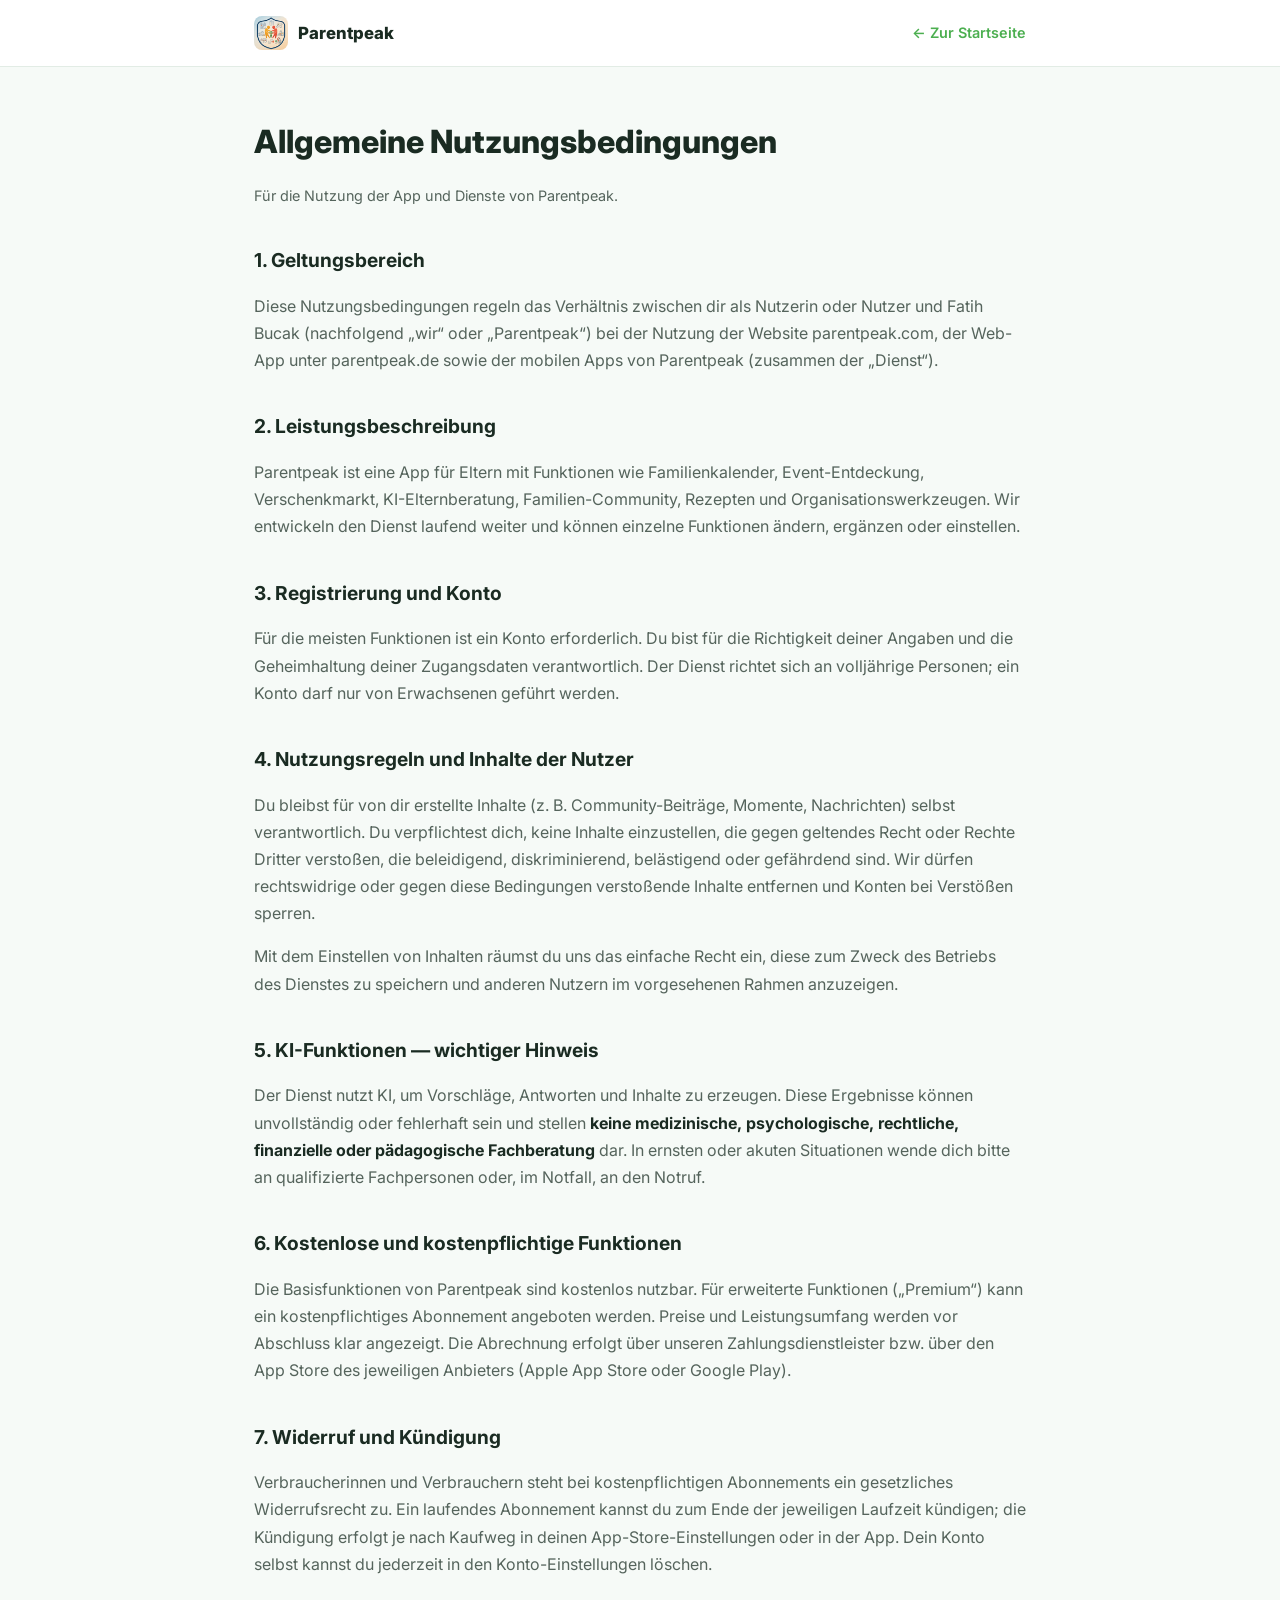
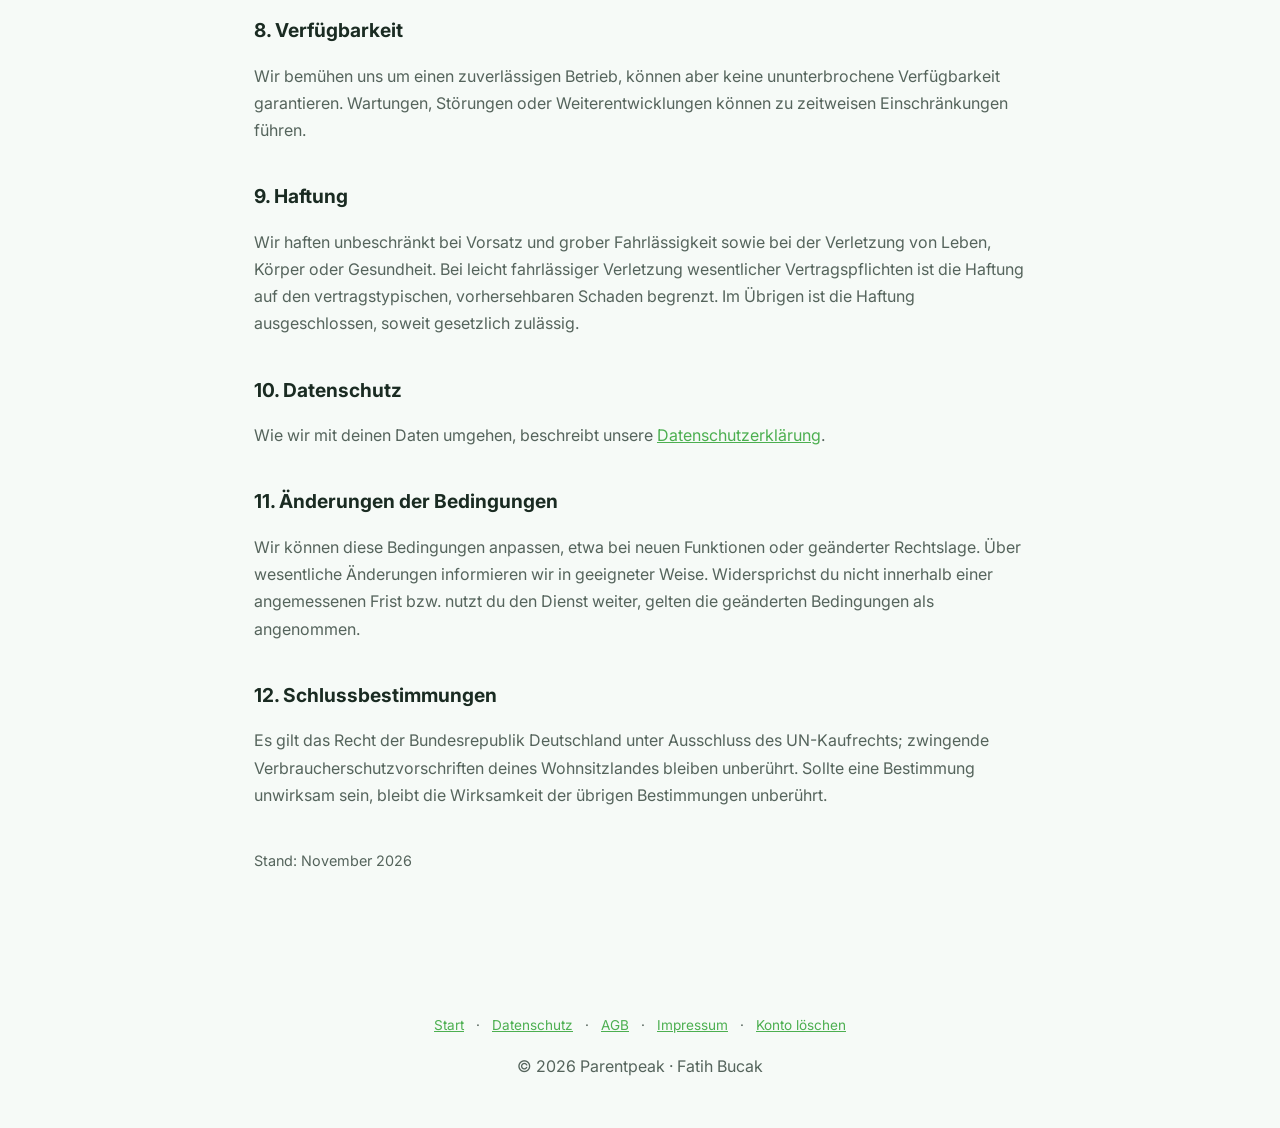
<file: agb.html>
<!DOCTYPE html>
<html lang="de">
<head>
  <meta charset="UTF-8">
  <meta name="viewport" content="width=device-width, initial-scale=1.0">
  <meta name="theme-color" content="#4CAF50">
  <meta name="robots" content="index, follow">
  <meta name="description" content="Allgemeine Nutzungsbedingungen (AGB) von Parentpeak.">
  <link rel="canonical" href="https://parentpeak.com/agb.html">
  <link rel="icon" href="assets/app-icon.png?v=4">
  <link rel="preconnect" href="https://fonts.googleapis.com">
  <link rel="preconnect" href="https://fonts.gstatic.com" crossorigin>
  <link href="https://fonts.googleapis.com/css2?family=Inter:wght@400;500;600;700;800&display=swap" rel="stylesheet">
  <title>Nutzungsbedingungen (AGB) — Parentpeak</title>
  <style>
    :root { --green:#4CAF50; --ink:#1a2b22; --muted:#55645c; --bg:#f6faf7; --line:#e2ece5; }
    * { box-sizing:border-box; }
    body { margin:0; font-family:'Inter',system-ui,sans-serif; color:var(--ink); background:var(--bg); line-height:1.7; }
    .legal-nav { background:#fff; border-bottom:1px solid var(--line); }
    .legal-nav-inner { max-width:820px; margin:0 auto; padding:16px 24px; display:flex; align-items:center; gap:10px; }
    .legal-nav-inner img { width:34px; height:34px; border-radius:8px; }
    .legal-nav-inner a { color:var(--ink); text-decoration:none; font-weight:800; font-size:1.05rem; }
    .legal-nav-inner .back { margin-left:auto; font-weight:600; font-size:0.9rem; color:var(--green); }
    main { max-width:820px; margin:0 auto; padding:48px 24px 80px; }
    h1 { font-size:2rem; font-weight:800; margin:0 0 8px; }
    h2 { font-size:1.2rem; font-weight:700; margin:36px 0 10px; }
    p, li { color:var(--muted); font-size:1rem; }
    ul { padding-left:22px; }
    .meta { color:var(--muted); font-size:0.9rem; margin-bottom:28px; }
    a { color:var(--green); }
    strong { color:var(--ink); }
    footer { text-align:center; padding:32px 24px; color:var(--muted); font-size:0.85rem; }
    footer a { margin:0 8px; }
  </style>
</head>
<body>
  <nav class="legal-nav">
    <div class="legal-nav-inner">
      <img src="assets/app-icon.png" alt="Parentpeak Logo">
      <a href="index.html">Parentpeak</a>
      <a class="back" href="index.html">← Zur Startseite</a>
    </div>
  </nav>
  <main>
    <h1>Allgemeine Nutzungsbedingungen</h1>
    <p class="meta">Für die Nutzung der App und Dienste von Parentpeak.</p>

    <h2>1. Geltungsbereich</h2>
    <p>Diese Nutzungsbedingungen regeln das Verhältnis zwischen dir als Nutzerin oder Nutzer und Fatih Bucak (nachfolgend
      „wir“ oder „Parentpeak“) bei der Nutzung der Website parentpeak.com, der Web-App unter parentpeak.de sowie der mobilen
      Apps von Parentpeak (zusammen der „Dienst“).</p>

    <h2>2. Leistungsbeschreibung</h2>
    <p>Parentpeak ist eine App für Eltern mit Funktionen wie Familienkalender, Event-Entdeckung, Verschenkmarkt,
      KI-Elternberatung, Familien-Community, Rezepten und Organisationswerkzeugen. Wir entwickeln den Dienst laufend weiter
      und können einzelne Funktionen ändern, ergänzen oder einstellen.</p>

    <h2>3. Registrierung und Konto</h2>
    <p>Für die meisten Funktionen ist ein Konto erforderlich. Du bist für die Richtigkeit deiner Angaben und die Geheimhaltung
      deiner Zugangsdaten verantwortlich. Der Dienst richtet sich an volljährige Personen; ein Konto darf nur von Erwachsenen
      geführt werden.</p>

    <h2>4. Nutzungsregeln und Inhalte der Nutzer</h2>
    <p>Du bleibst für von dir erstellte Inhalte (z. B. Community-Beiträge, Momente, Nachrichten) selbst verantwortlich. Du
      verpflichtest dich, keine Inhalte einzustellen, die gegen geltendes Recht oder Rechte Dritter verstoßen, die
      beleidigend, diskriminierend, belästigend oder gefährdend sind. Wir dürfen rechtswidrige oder gegen diese Bedingungen
      verstoßende Inhalte entfernen und Konten bei Verstößen sperren.</p>
    <p>Mit dem Einstellen von Inhalten räumst du uns das einfache Recht ein, diese zum Zweck des Betriebs des Dienstes zu
      speichern und anderen Nutzern im vorgesehenen Rahmen anzuzeigen.</p>

    <h2>5. KI-Funktionen — wichtiger Hinweis</h2>
    <p>Der Dienst nutzt KI, um Vorschläge, Antworten und Inhalte zu erzeugen. Diese Ergebnisse können unvollständig oder
      fehlerhaft sein und stellen <strong>keine medizinische, psychologische, rechtliche, finanzielle oder pädagogische
      Fachberatung</strong> dar. In ernsten oder akuten Situationen wende dich bitte an qualifizierte Fachpersonen oder, im
      Notfall, an den Notruf.</p>

    <h2>6. Kostenlose und kostenpflichtige Funktionen</h2>
    <p>Die Basisfunktionen von Parentpeak sind kostenlos nutzbar. Für erweiterte Funktionen („Premium“) kann ein
      kostenpflichtiges Abonnement angeboten werden. Preise und Leistungsumfang werden vor Abschluss klar angezeigt.
      Die Abrechnung erfolgt über unseren Zahlungsdienstleister bzw. über den App Store des jeweiligen Anbieters
      (Apple App Store oder Google Play).</p>

    <h2>7. Widerruf und Kündigung</h2>
    <p>Verbraucherinnen und Verbrauchern steht bei kostenpflichtigen Abonnements ein gesetzliches Widerrufsrecht zu. Ein
      laufendes Abonnement kannst du zum Ende der jeweiligen Laufzeit kündigen; die Kündigung erfolgt je nach Kaufweg in deinen
      App-Store-Einstellungen oder in der App. Dein Konto selbst kannst du jederzeit in den Konto-Einstellungen löschen.</p>

    <h2>8. Verfügbarkeit</h2>
    <p>Wir bemühen uns um einen zuverlässigen Betrieb, können aber keine ununterbrochene Verfügbarkeit garantieren. Wartungen,
      Störungen oder Weiterentwicklungen können zu zeitweisen Einschränkungen führen.</p>

    <h2>9. Haftung</h2>
    <p>Wir haften unbeschränkt bei Vorsatz und grober Fahrlässigkeit sowie bei der Verletzung von Leben, Körper oder Gesundheit.
      Bei leicht fahrlässiger Verletzung wesentlicher Vertragspflichten ist die Haftung auf den vertragstypischen,
      vorhersehbaren Schaden begrenzt. Im Übrigen ist die Haftung ausgeschlossen, soweit gesetzlich zulässig.</p>

    <h2>10. Datenschutz</h2>
    <p>Wie wir mit deinen Daten umgehen, beschreibt unsere <a href="datenschutz.html">Datenschutzerklärung</a>.</p>

    <h2>11. Änderungen der Bedingungen</h2>
    <p>Wir können diese Bedingungen anpassen, etwa bei neuen Funktionen oder geänderter Rechtslage. Über wesentliche Änderungen
      informieren wir in geeigneter Weise. Widersprichst du nicht innerhalb einer angemessenen Frist bzw. nutzt du den Dienst
      weiter, gelten die geänderten Bedingungen als angenommen.</p>

    <h2>12. Schlussbestimmungen</h2>
    <p>Es gilt das Recht der Bundesrepublik Deutschland unter Ausschluss des UN-Kaufrechts; zwingende Verbraucherschutzvorschriften
      deines Wohnsitzlandes bleiben unberührt. Sollte eine Bestimmung unwirksam sein, bleibt die Wirksamkeit der übrigen
      Bestimmungen unberührt.</p>

    <p class="meta" style="margin-top:40px;">Stand: November 2026</p>
  </main>
  <footer>
    <a href="index.html">Start</a> ·
    <a href="datenschutz.html">Datenschutz</a> ·
    <a href="agb.html">AGB</a> ·
    <a href="impressum.html">Impressum</a> ·
    <a href="konto-loeschen.html">Konto löschen</a>
    <p>&copy; 2026 Parentpeak · Fatih Bucak</p>
  </footer>
</body>
</html>
</file>
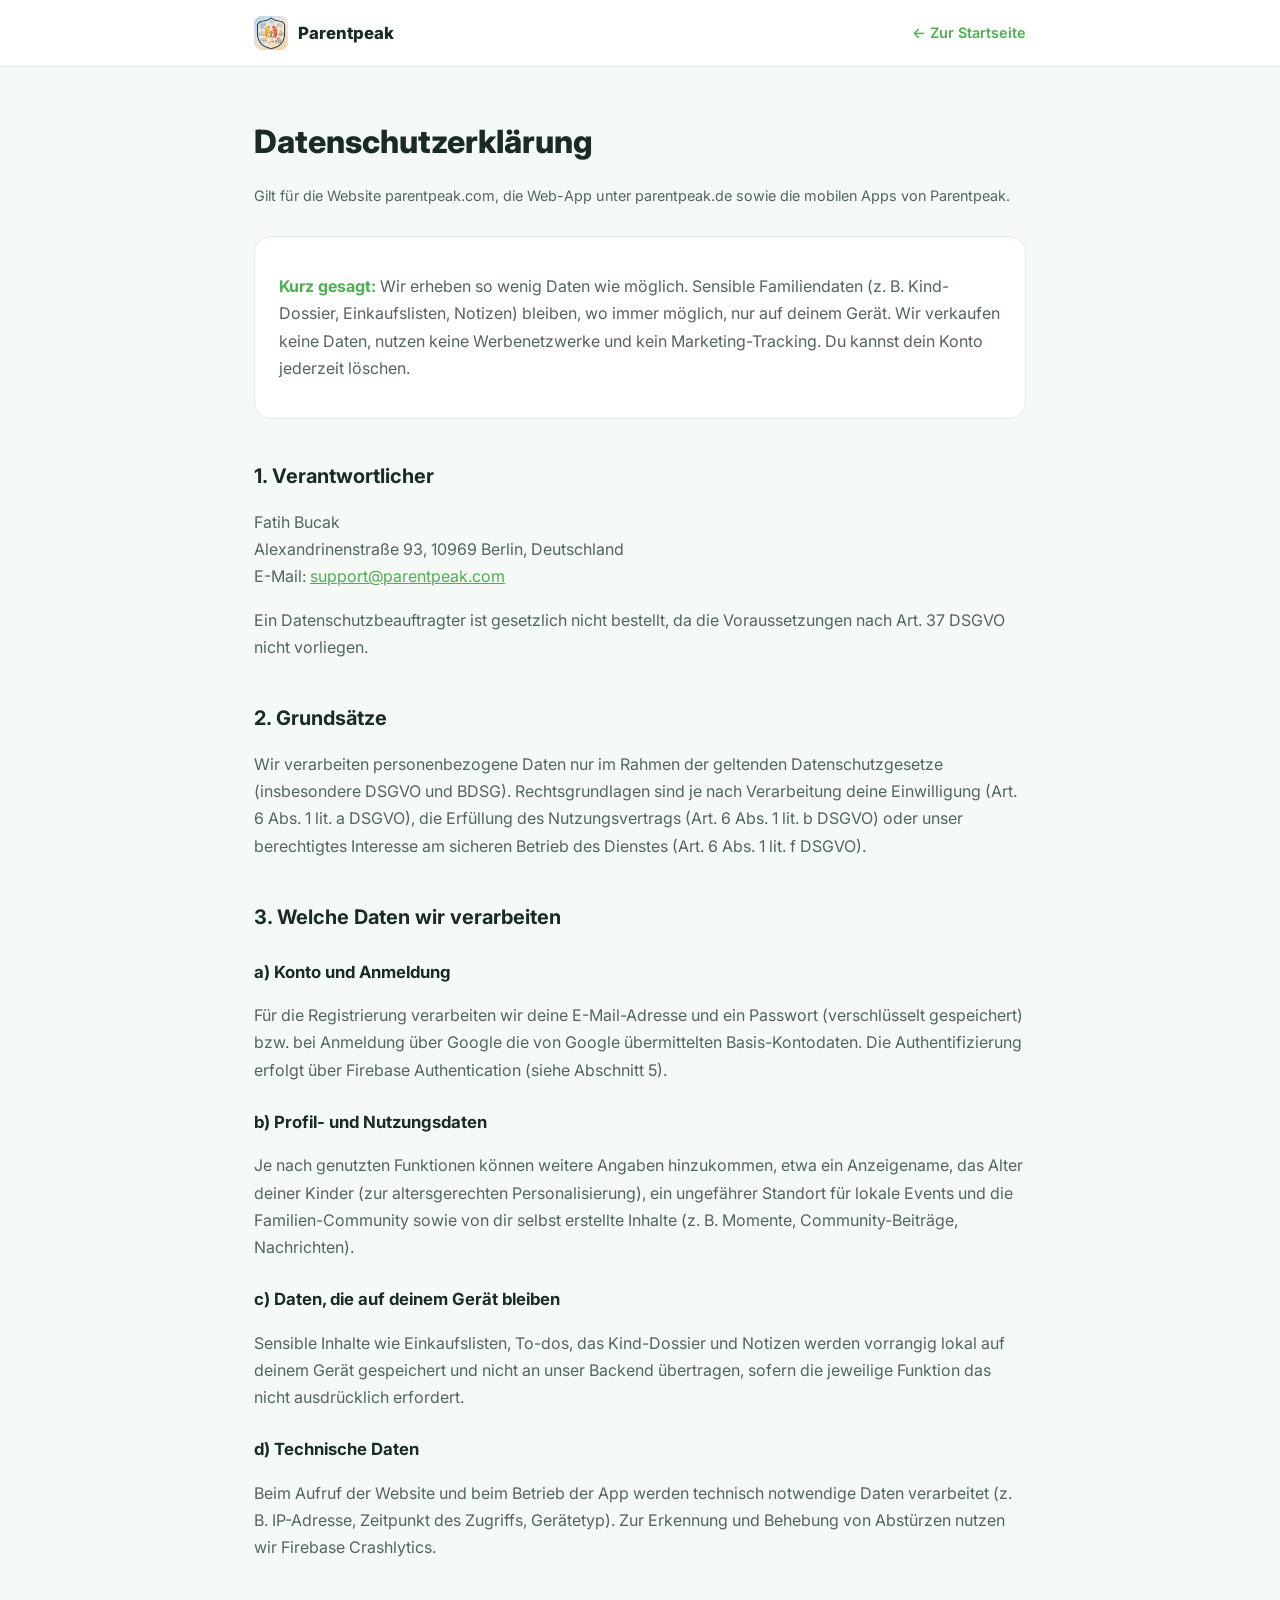
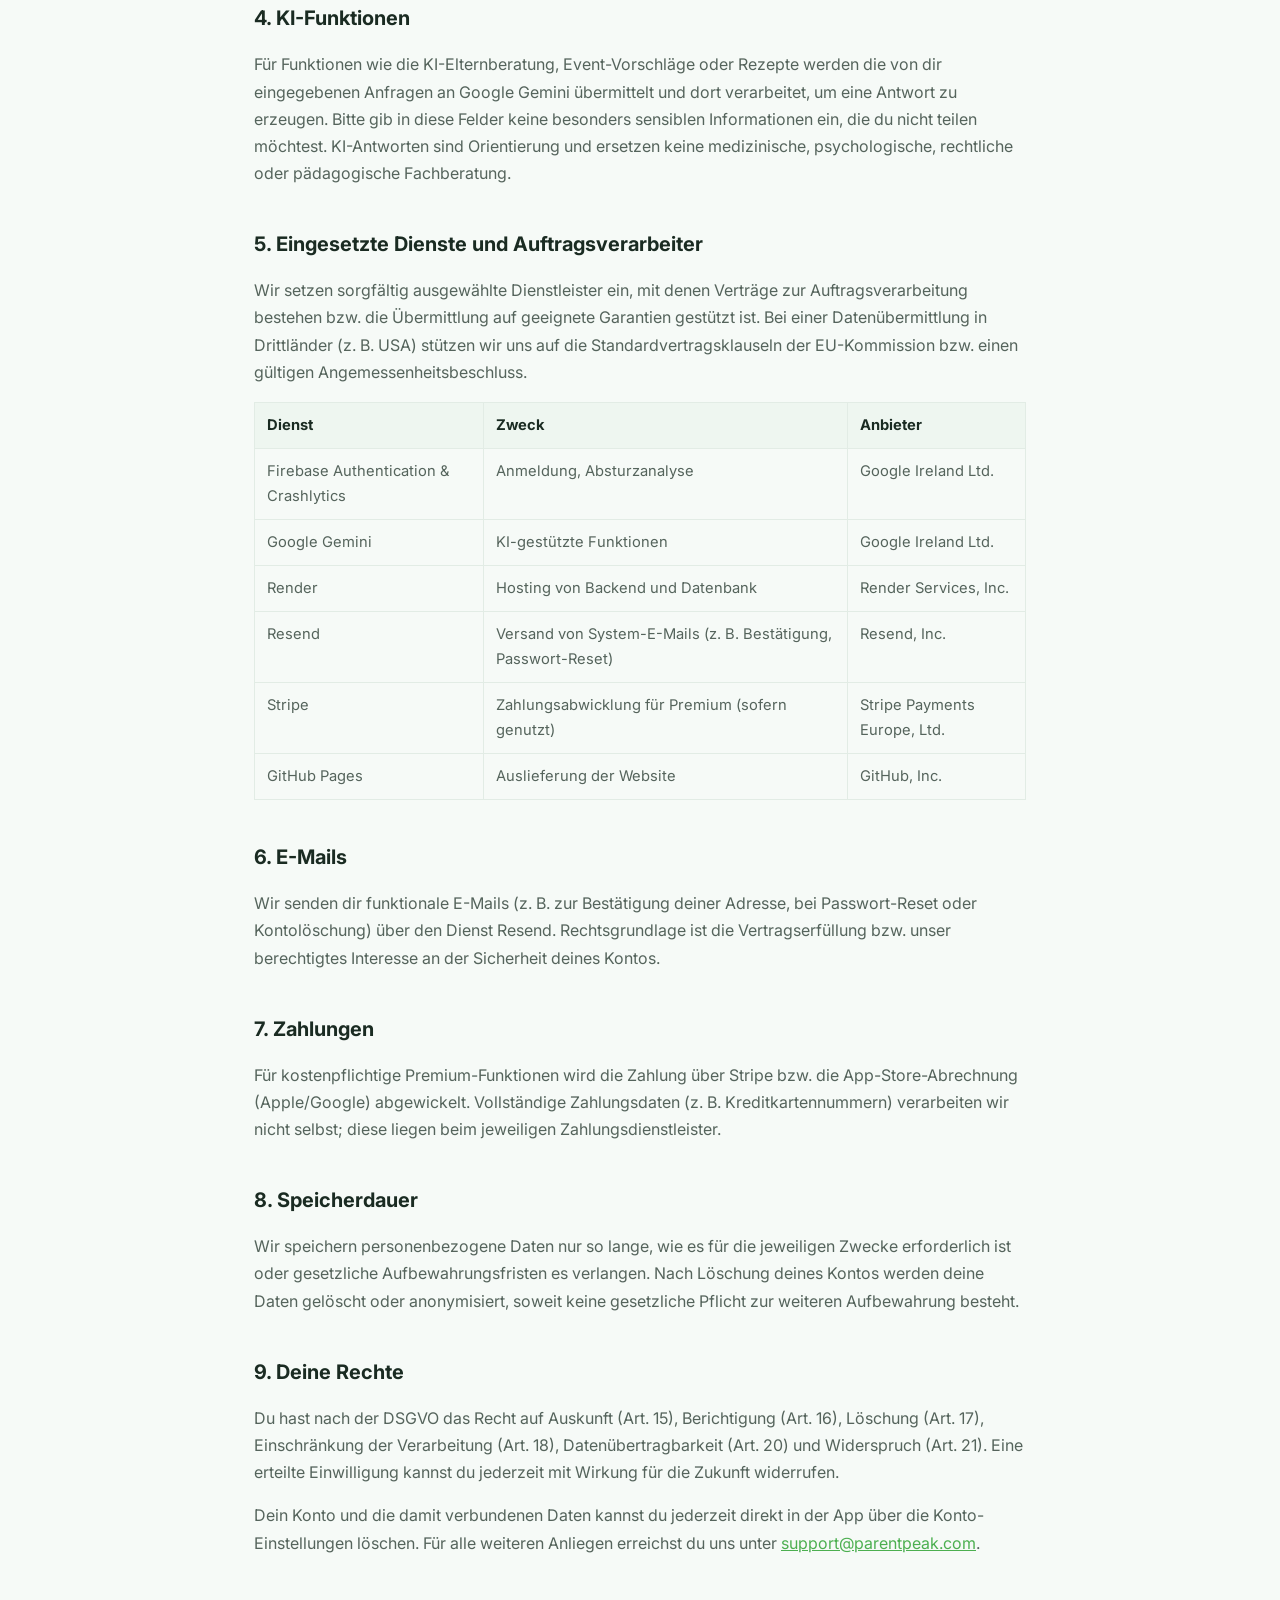
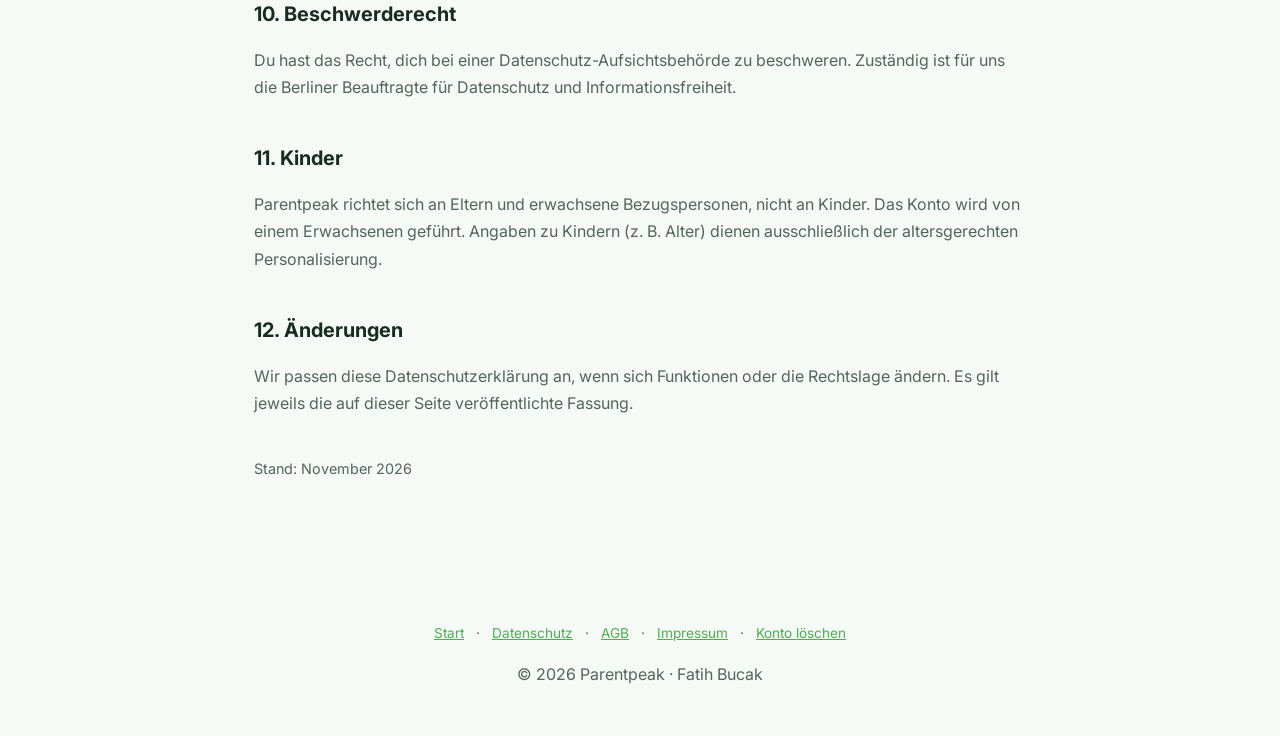
<file: datenschutz.html>
<!DOCTYPE html>
<html lang="de">
<head>
  <meta charset="UTF-8">
  <meta name="viewport" content="width=device-width, initial-scale=1.0">
  <meta name="theme-color" content="#4CAF50">
  <meta name="robots" content="index, follow">
  <meta name="description" content="Datenschutzerklärung von Parentpeak — wie wir mit deinen Daten umgehen.">
  <link rel="canonical" href="https://parentpeak.com/datenschutz.html">
  <link rel="icon" href="assets/app-icon.png?v=4">
  <link rel="preconnect" href="https://fonts.googleapis.com">
  <link rel="preconnect" href="https://fonts.gstatic.com" crossorigin>
  <link href="https://fonts.googleapis.com/css2?family=Inter:wght@400;500;600;700;800&display=swap" rel="stylesheet">
  <title>Datenschutzerklärung — Parentpeak</title>
  <style>
    :root { --green:#4CAF50; --ink:#1a2b22; --muted:#55645c; --bg:#f6faf7; --line:#e2ece5; }
    * { box-sizing:border-box; }
    body { margin:0; font-family:'Inter',system-ui,sans-serif; color:var(--ink); background:var(--bg); line-height:1.7; }
    .legal-nav { background:#fff; border-bottom:1px solid var(--line); }
    .legal-nav-inner { max-width:820px; margin:0 auto; padding:16px 24px; display:flex; align-items:center; gap:10px; }
    .legal-nav-inner img { width:34px; height:34px; border-radius:8px; }
    .legal-nav-inner a { color:var(--ink); text-decoration:none; font-weight:800; font-size:1.05rem; }
    .legal-nav-inner .back { margin-left:auto; font-weight:600; font-size:0.9rem; color:var(--green); }
    main { max-width:820px; margin:0 auto; padding:48px 24px 80px; }
    h1 { font-size:2rem; font-weight:800; margin:0 0 8px; }
    h2 { font-size:1.25rem; font-weight:700; margin:40px 0 10px; }
    h3 { font-size:1.05rem; font-weight:700; margin:24px 0 6px; }
    p, li { color:var(--muted); font-size:1rem; }
    ul { padding-left:22px; }
    .meta { color:var(--muted); font-size:0.9rem; margin-bottom:28px; }
    a { color:var(--green); }
    strong { color:var(--ink); }
    table { width:100%; border-collapse:collapse; margin:14px 0; font-size:0.92rem; }
    th, td { text-align:left; padding:10px 12px; border:1px solid var(--line); vertical-align:top; color:var(--muted); }
    th { background:#eef6f0; color:var(--ink); font-weight:700; }
    .tldr { background:#fff; border:1px solid var(--line); border-radius:16px; padding:20px 24px; margin:18px 0 8px; }
    .tldr strong { color:var(--green); }
    footer { text-align:center; padding:32px 24px; color:var(--muted); font-size:0.85rem; }
    footer a { margin:0 8px; }
  </style>
</head>
<body>
  <nav class="legal-nav">
    <div class="legal-nav-inner">
      <img src="assets/app-icon.png" alt="Parentpeak Logo">
      <a href="index.html">Parentpeak</a>
      <a class="back" href="index.html">← Zur Startseite</a>
    </div>
  </nav>
  <main>
    <h1>Datenschutzerklärung</h1>
    <p class="meta">Gilt für die Website parentpeak.com, die Web-App unter parentpeak.de sowie die mobilen Apps von Parentpeak.</p>

    <div class="tldr">
      <p><strong>Kurz gesagt:</strong> Wir erheben so wenig Daten wie möglich. Sensible Familiendaten (z. B. Kind-Dossier, Einkaufslisten, Notizen) bleiben, wo immer möglich, nur auf deinem Gerät. Wir verkaufen keine Daten, nutzen keine Werbenetzwerke und kein Marketing-Tracking. Du kannst dein Konto jederzeit löschen.</p>
    </div>

    <h2>1. Verantwortlicher</h2>
    <p>
      Fatih Bucak<br>
      Alexandrinenstraße 93, 10969 Berlin, Deutschland<br>
      E-Mail: <a href="mailto:support@parentpeak.com">support@parentpeak.com</a>
    </p>
    <p>Ein Datenschutzbeauftragter ist gesetzlich nicht bestellt, da die Voraussetzungen nach Art. 37 DSGVO nicht vorliegen.</p>

    <h2>2. Grundsätze</h2>
    <p>Wir verarbeiten personenbezogene Daten nur im Rahmen der geltenden Datenschutzgesetze (insbesondere DSGVO und BDSG).
      Rechtsgrundlagen sind je nach Verarbeitung deine Einwilligung (Art. 6 Abs. 1 lit. a DSGVO), die Erfüllung des
      Nutzungsvertrags (Art. 6 Abs. 1 lit. b DSGVO) oder unser berechtigtes Interesse am sicheren Betrieb des Dienstes
      (Art. 6 Abs. 1 lit. f DSGVO).</p>

    <h2>3. Welche Daten wir verarbeiten</h2>

    <h3>a) Konto und Anmeldung</h3>
    <p>Für die Registrierung verarbeiten wir deine E-Mail-Adresse und ein Passwort (verschlüsselt gespeichert) bzw. bei Anmeldung
      über Google die von Google übermittelten Basis-Kontodaten. Die Authentifizierung erfolgt über Firebase Authentication
      (siehe Abschnitt 5).</p>

    <h3>b) Profil- und Nutzungsdaten</h3>
    <p>Je nach genutzten Funktionen können weitere Angaben hinzukommen, etwa ein Anzeigename, das Alter deiner Kinder (zur
      alters­gerechten Personalisierung), ein ungefährer Standort für lokale Events und die Familien-Community sowie von dir
      selbst erstellte Inhalte (z. B. Momente, Community-Beiträge, Nachrichten).</p>

    <h3>c) Daten, die auf deinem Gerät bleiben</h3>
    <p>Sensible Inhalte wie Einkaufslisten, To-dos, das Kind-Dossier und Notizen werden vorrangig lokal auf deinem Gerät
      gespeichert und nicht an unser Backend übertragen, sofern die jeweilige Funktion das nicht ausdrücklich erfordert.</p>

    <h3>d) Technische Daten</h3>
    <p>Beim Aufruf der Website und beim Betrieb der App werden technisch notwendige Daten verarbeitet (z. B. IP-Adresse,
      Zeitpunkt des Zugriffs, Gerätetyp). Zur Erkennung und Behebung von Abstürzen nutzen wir Firebase Crashlytics.</p>

    <h2>4. KI-Funktionen</h2>
    <p>Für Funktionen wie die KI-Elternberatung, Event-Vorschläge oder Rezepte werden die von dir eingegebenen Anfragen an
      Google Gemini übermittelt und dort verarbeitet, um eine Antwort zu erzeugen. Bitte gib in diese Felder keine besonders
      sensiblen Informationen ein, die du nicht teilen möchtest. KI-Antworten sind Orientierung und ersetzen keine
      medizinische, psychologische, rechtliche oder pädagogische Fachberatung.</p>

    <h2>5. Eingesetzte Dienste und Auftragsverarbeiter</h2>
    <p>Wir setzen sorgfältig ausgewählte Dienstleister ein, mit denen Verträge zur Auftragsverarbeitung bestehen bzw. die
      Übermittlung auf geeignete Garantien gestützt ist. Bei einer Datenübermittlung in Drittländer (z. B. USA) stützen wir
      uns auf die Standardvertragsklauseln der EU-Kommission bzw. einen gültigen Angemessenheitsbeschluss.</p>
    <table>
      <thead>
        <tr><th>Dienst</th><th>Zweck</th><th>Anbieter</th></tr>
      </thead>
      <tbody>
        <tr><td>Firebase Authentication &amp; Crashlytics</td><td>Anmeldung, Absturzanalyse</td><td>Google Ireland Ltd.</td></tr>
        <tr><td>Google Gemini</td><td>KI-gestützte Funktionen</td><td>Google Ireland Ltd.</td></tr>
        <tr><td>Render</td><td>Hosting von Backend und Datenbank</td><td>Render Services, Inc.</td></tr>
        <tr><td>Resend</td><td>Versand von System-E-Mails (z. B. Bestätigung, Passwort-Reset)</td><td>Resend, Inc.</td></tr>
        <tr><td>Stripe</td><td>Zahlungsabwicklung für Premium (sofern genutzt)</td><td>Stripe Payments Europe, Ltd.</td></tr>
        <tr><td>GitHub Pages</td><td>Auslieferung der Website</td><td>GitHub, Inc.</td></tr>
      </tbody>
    </table>

    <h2>6. E-Mails</h2>
    <p>Wir senden dir funktionale E-Mails (z. B. zur Bestätigung deiner Adresse, bei Passwort-Reset oder Kontolöschung) über den
      Dienst Resend. Rechtsgrundlage ist die Vertragserfüllung bzw. unser berechtigtes Interesse an der Sicherheit deines Kontos.</p>

    <h2>7. Zahlungen</h2>
    <p>Für kostenpflichtige Premium-Funktionen wird die Zahlung über Stripe bzw. die App-Store-Abrechnung (Apple/Google)
      abgewickelt. Vollständige Zahlungsdaten (z. B. Kreditkartennummern) verarbeiten wir nicht selbst; diese liegen beim
      jeweiligen Zahlungsdienstleister.</p>

    <h2>8. Speicherdauer</h2>
    <p>Wir speichern personenbezogene Daten nur so lange, wie es für die jeweiligen Zwecke erforderlich ist oder gesetzliche
      Aufbewahrungsfristen es verlangen. Nach Löschung deines Kontos werden deine Daten gelöscht oder anonymisiert, soweit
      keine gesetzliche Pflicht zur weiteren Aufbewahrung besteht.</p>

    <h2>9. Deine Rechte</h2>
    <p>Du hast nach der DSGVO das Recht auf Auskunft (Art. 15), Berichtigung (Art. 16), Löschung (Art. 17), Einschränkung der
      Verarbeitung (Art. 18), Datenübertragbarkeit (Art. 20) und Widerspruch (Art. 21). Eine erteilte Einwilligung kannst du
      jederzeit mit Wirkung für die Zukunft widerrufen.</p>
    <p>Dein Konto und die damit verbundenen Daten kannst du jederzeit direkt in der App über die Konto-Einstellungen löschen.
      Für alle weiteren Anliegen erreichst du uns unter <a href="mailto:support@parentpeak.com">support@parentpeak.com</a>.</p>

    <h2>10. Beschwerderecht</h2>
    <p>Du hast das Recht, dich bei einer Datenschutz-Aufsichtsbehörde zu beschweren. Zuständig ist für uns die Berliner
      Beauftragte für Datenschutz und Informationsfreiheit.</p>

    <h2>11. Kinder</h2>
    <p>Parentpeak richtet sich an Eltern und erwachsene Bezugspersonen, nicht an Kinder. Das Konto wird von einem Erwachsenen
      geführt. Angaben zu Kindern (z. B. Alter) dienen ausschließlich der altersgerechten Personalisierung.</p>

    <h2>12. Änderungen</h2>
    <p>Wir passen diese Datenschutzerklärung an, wenn sich Funktionen oder die Rechtslage ändern. Es gilt jeweils die auf dieser
      Seite veröffentlichte Fassung.</p>

    <p class="meta" style="margin-top:40px;">Stand: November 2026</p>
  </main>
  <footer>
    <a href="index.html">Start</a> ·
    <a href="datenschutz.html">Datenschutz</a> ·
    <a href="agb.html">AGB</a> ·
    <a href="impressum.html">Impressum</a> ·
    <a href="konto-loeschen.html">Konto löschen</a>
    <p>&copy; 2026 Parentpeak · Fatih Bucak</p>
  </footer>
</body>
</html>
</file>
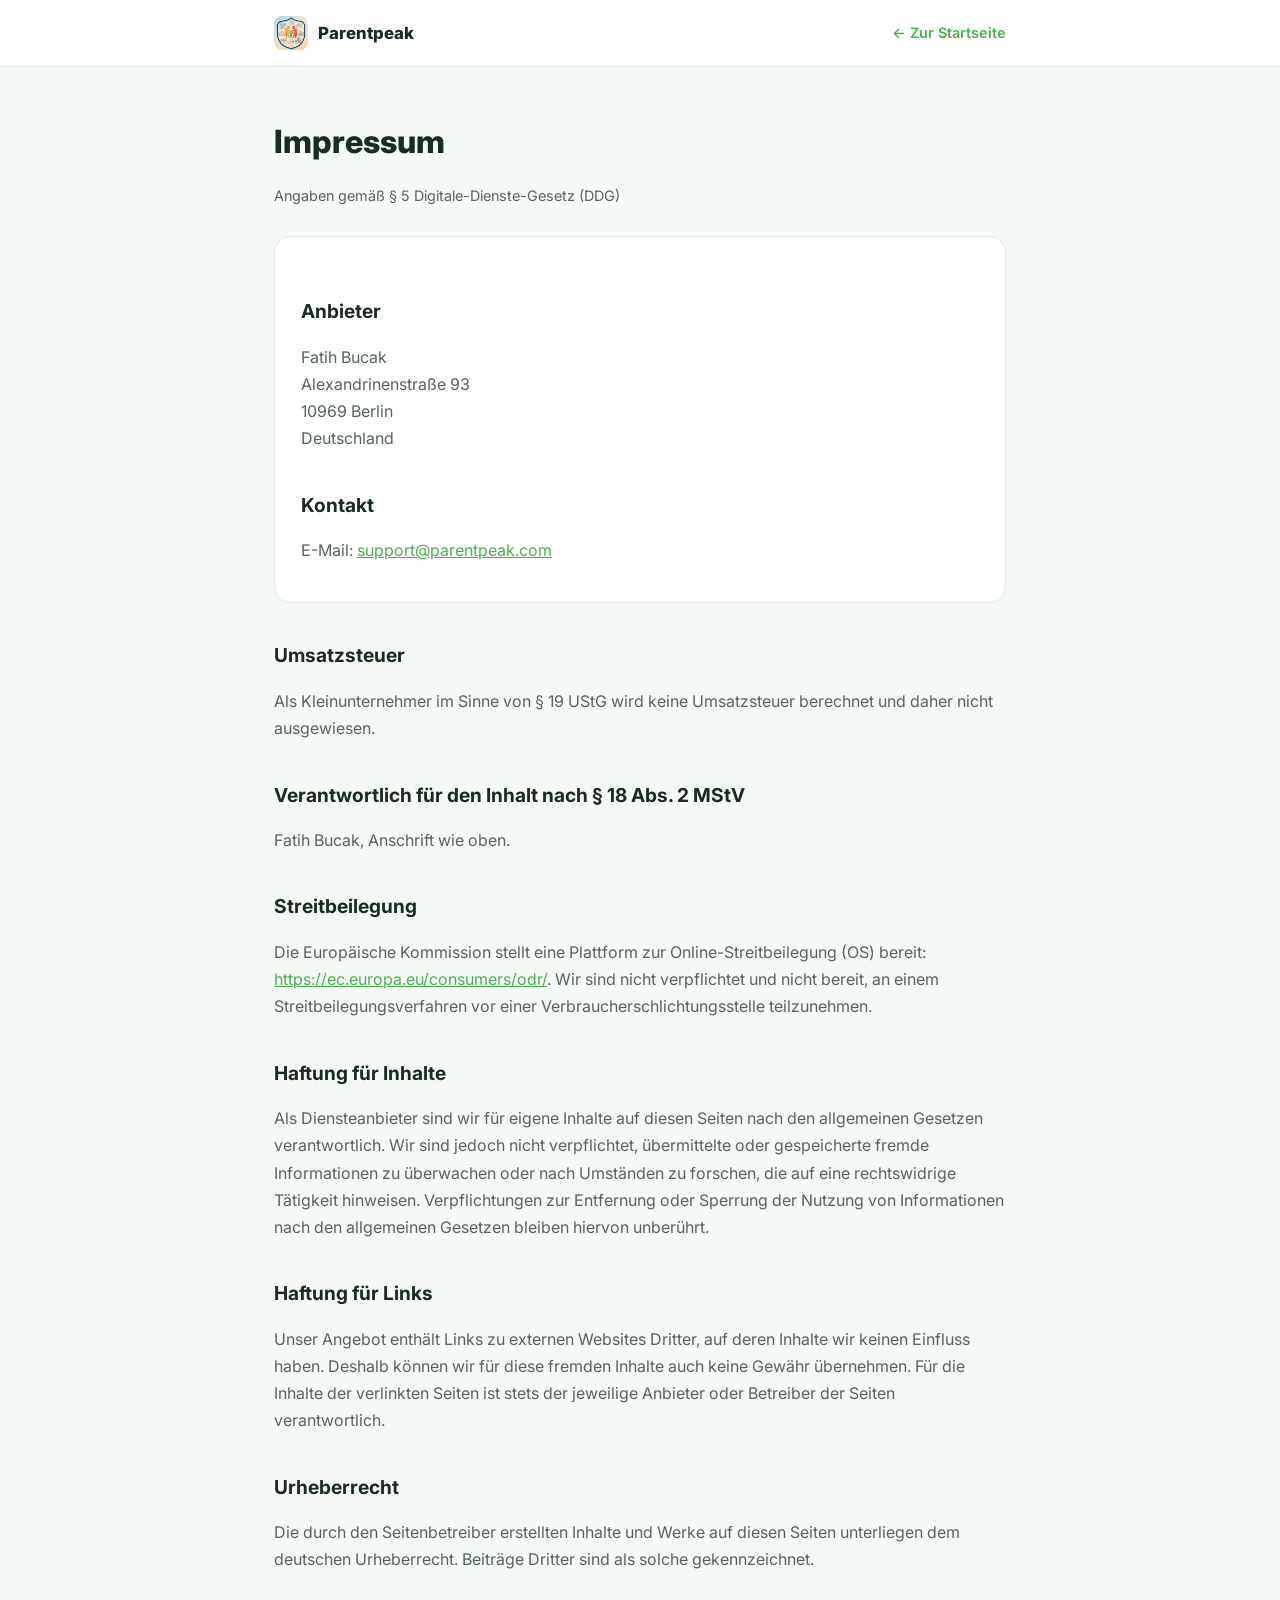
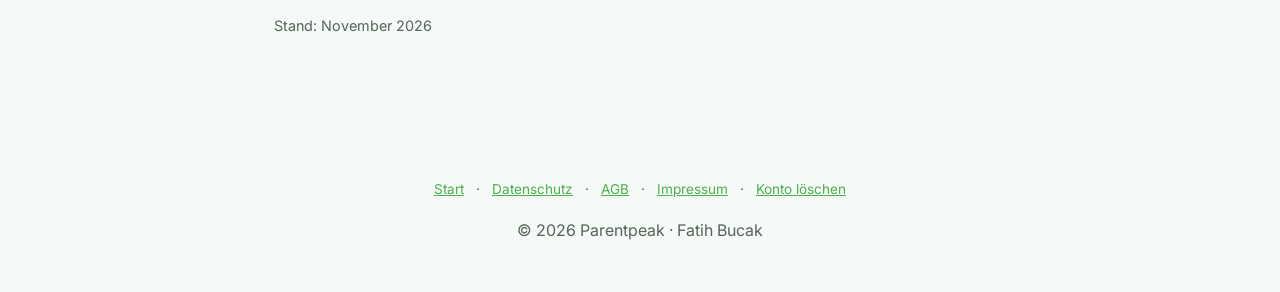
<file: impressum.html>
<!DOCTYPE html>
<html lang="de">
<head>
  <meta charset="UTF-8">
  <meta name="viewport" content="width=device-width, initial-scale=1.0">
  <meta name="theme-color" content="#4CAF50">
  <meta name="robots" content="index, follow">
  <meta name="description" content="Impressum von Parentpeak — Anbieterkennzeichnung nach § 5 DDG.">
  <link rel="canonical" href="https://parentpeak.com/impressum.html">
  <link rel="icon" href="assets/app-icon.png?v=4">
  <link rel="preconnect" href="https://fonts.googleapis.com">
  <link rel="preconnect" href="https://fonts.gstatic.com" crossorigin>
  <link href="https://fonts.googleapis.com/css2?family=Inter:wght@400;500;600;700;800&display=swap" rel="stylesheet">
  <title>Impressum — Parentpeak</title>
  <style>
    :root { --green:#4CAF50; --ink:#1a2b22; --muted:#55645c; --bg:#f6faf7; --line:#e2ece5; }
    * { box-sizing:border-box; }
    body { margin:0; font-family:'Inter',system-ui,sans-serif; color:var(--ink); background:var(--bg); line-height:1.7; }
    .legal-nav { background:#fff; border-bottom:1px solid var(--line); }
    .legal-nav-inner { max-width:780px; margin:0 auto; padding:16px 24px; display:flex; align-items:center; gap:10px; }
    .legal-nav-inner img { width:34px; height:34px; border-radius:8px; }
    .legal-nav-inner a { color:var(--ink); text-decoration:none; font-weight:800; font-size:1.05rem; }
    .legal-nav-inner .back { margin-left:auto; font-weight:600; font-size:0.9rem; color:var(--green); }
    main { max-width:780px; margin:0 auto; padding:48px 24px 80px; }
    h1 { font-size:2rem; font-weight:800; margin:0 0 8px; }
    h2 { font-size:1.2rem; font-weight:700; margin:36px 0 10px; }
    p, li { color:var(--muted); font-size:1rem; }
    .meta { color:var(--muted); font-size:0.9rem; margin-bottom:28px; }
    a { color:var(--green); }
    strong { color:var(--ink); }
    .card { background:#fff; border:1px solid var(--line); border-radius:16px; padding:22px 26px; margin:18px 0; }
    footer { text-align:center; padding:32px 24px; color:var(--muted); font-size:0.85rem; }
    footer a { margin:0 8px; }
  </style>
</head>
<body>
  <nav class="legal-nav">
    <div class="legal-nav-inner">
      <img src="assets/app-icon.png" alt="Parentpeak Logo">
      <a href="index.html">Parentpeak</a>
      <a class="back" href="index.html">← Zur Startseite</a>
    </div>
  </nav>
  <main>
    <h1>Impressum</h1>
    <p class="meta">Angaben gemäß § 5 Digitale-Dienste-Gesetz (DDG)</p>

    <div class="card">
      <h2>Anbieter</h2>
      <p>
        Fatih Bucak<br>
        Alexandrinenstraße 93<br>
        10969 Berlin<br>
        Deutschland
      </p>
      <h2>Kontakt</h2>
      <p>
        E-Mail: <a href="mailto:support@parentpeak.com">support@parentpeak.com</a>
      </p>
    </div>

    <h2>Umsatzsteuer</h2>
    <p>Als Kleinunternehmer im Sinne von § 19 UStG wird keine Umsatzsteuer berechnet und daher nicht ausgewiesen.</p>

    <h2>Verantwortlich für den Inhalt nach § 18 Abs. 2 MStV</h2>
    <p>Fatih Bucak, Anschrift wie oben.</p>

    <h2>Streitbeilegung</h2>
    <p>Die Europäische Kommission stellt eine Plattform zur Online-Streitbeilegung (OS) bereit:
      <a href="https://ec.europa.eu/consumers/odr/" target="_blank" rel="noopener">https://ec.europa.eu/consumers/odr/</a>.
      Wir sind nicht verpflichtet und nicht bereit, an einem Streitbeilegungsverfahren vor einer Verbraucherschlichtungsstelle teilzunehmen.</p>

    <h2>Haftung für Inhalte</h2>
    <p>Als Diensteanbieter sind wir für eigene Inhalte auf diesen Seiten nach den allgemeinen Gesetzen verantwortlich.
      Wir sind jedoch nicht verpflichtet, übermittelte oder gespeicherte fremde Informationen zu überwachen oder nach Umständen
      zu forschen, die auf eine rechtswidrige Tätigkeit hinweisen. Verpflichtungen zur Entfernung oder Sperrung der Nutzung von
      Informationen nach den allgemeinen Gesetzen bleiben hiervon unberührt.</p>

    <h2>Haftung für Links</h2>
    <p>Unser Angebot enthält Links zu externen Websites Dritter, auf deren Inhalte wir keinen Einfluss haben. Deshalb können wir
      für diese fremden Inhalte auch keine Gewähr übernehmen. Für die Inhalte der verlinkten Seiten ist stets der jeweilige
      Anbieter oder Betreiber der Seiten verantwortlich.</p>

    <h2>Urheberrecht</h2>
    <p>Die durch den Seitenbetreiber erstellten Inhalte und Werke auf diesen Seiten unterliegen dem deutschen Urheberrecht.
      Beiträge Dritter sind als solche gekennzeichnet.</p>

    <p class="meta" style="margin-top:40px;">Stand: November 2026</p>
  </main>
  <footer>
    <a href="index.html">Start</a> ·
    <a href="datenschutz.html">Datenschutz</a> ·
    <a href="agb.html">AGB</a> ·
    <a href="impressum.html">Impressum</a> ·
    <a href="konto-loeschen.html">Konto löschen</a>
    <p>&copy; 2026 Parentpeak · Fatih Bucak</p>
  </footer>
</body>
</html>
</file>
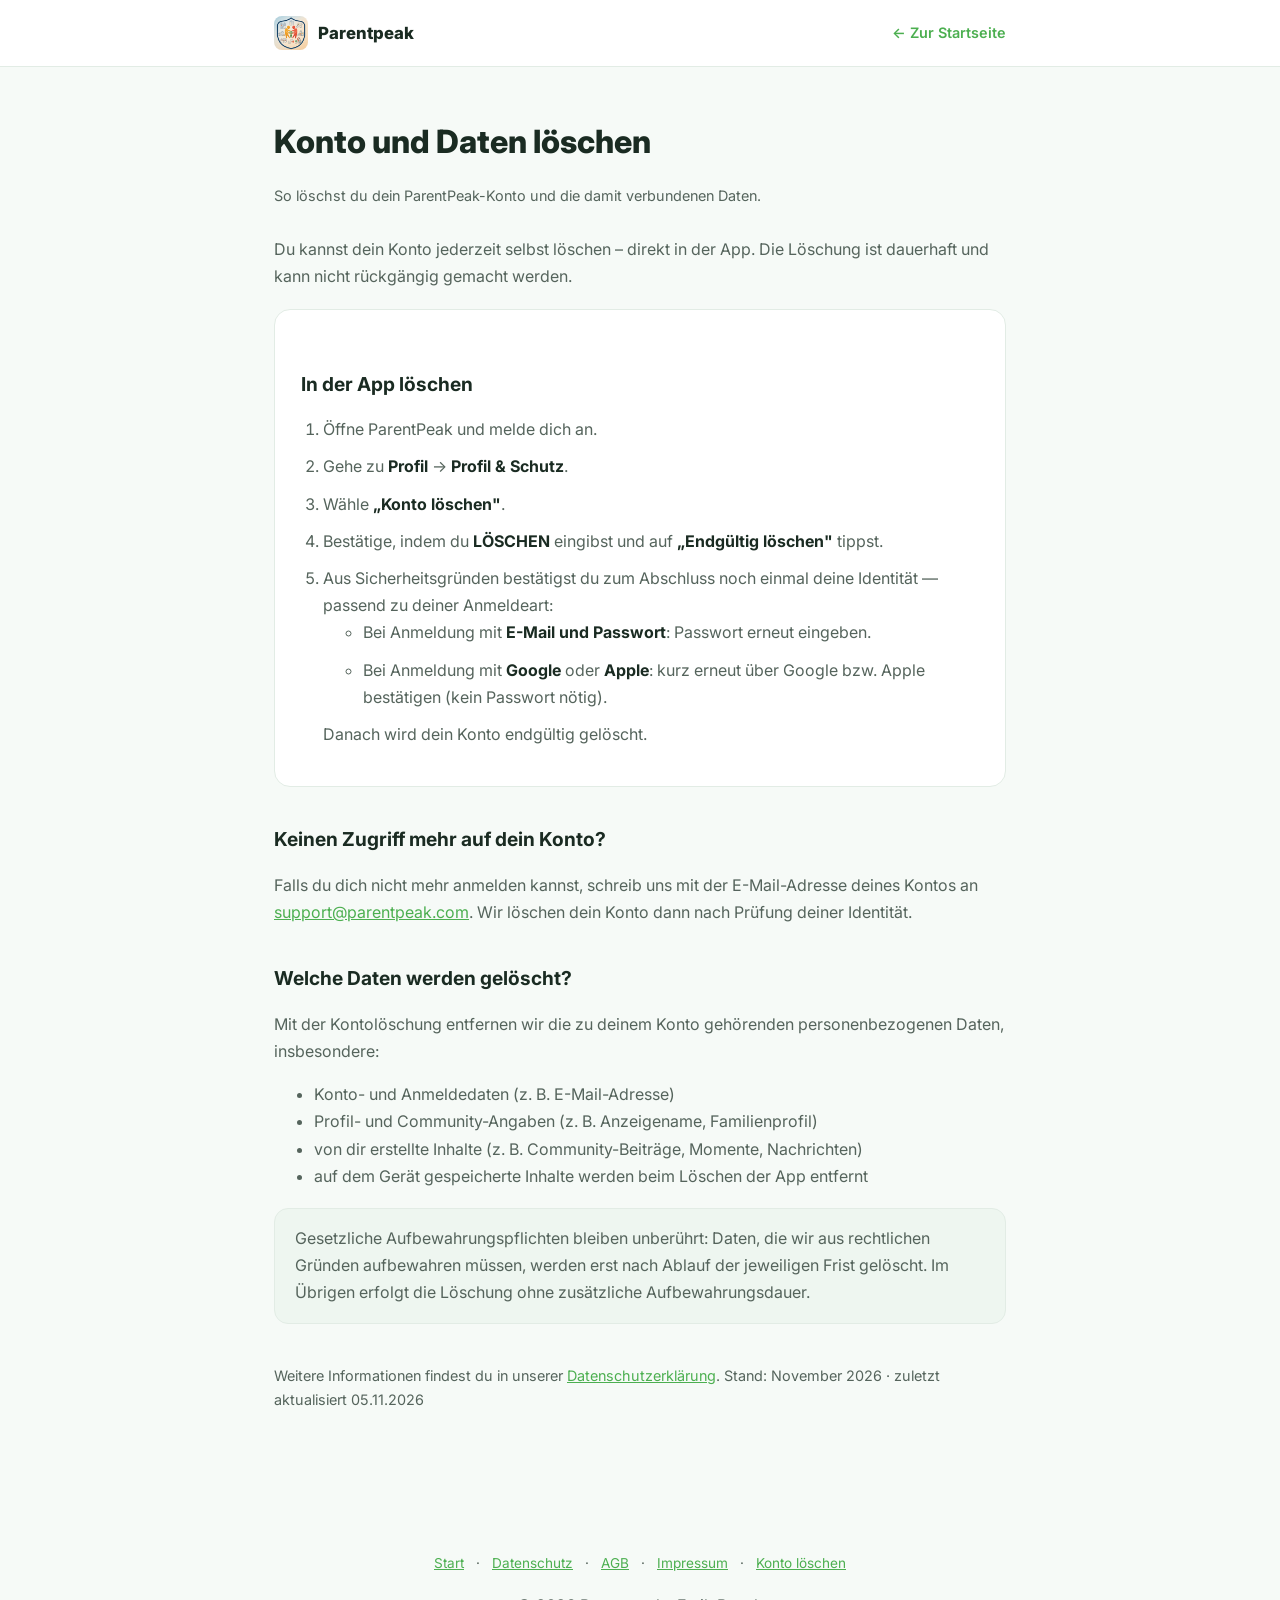
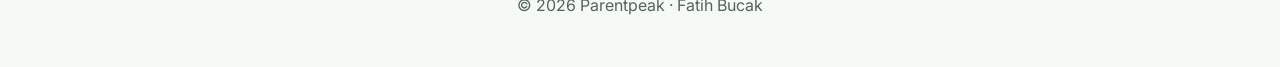
<file: konto-loeschen.html>
<!DOCTYPE html>
<html lang="de">
<head>
  <meta charset="UTF-8">
  <meta name="viewport" content="width=device-width, initial-scale=1.0">
  <meta name="theme-color" content="#4CAF50">
  <meta name="robots" content="index, follow">
  <meta name="description" content="So löschst du dein ParentPeak-Konto und die damit verbundenen Daten.">
  <link rel="canonical" href="https://parentpeak.com/konto-loeschen.html">
  <link rel="icon" href="assets/app-icon.png?v=4">
  <link rel="preconnect" href="https://fonts.googleapis.com">
  <link rel="preconnect" href="https://fonts.gstatic.com" crossorigin>
  <link href="https://fonts.googleapis.com/css2?family=Inter:wght@400;500;600;700;800&display=swap" rel="stylesheet">
  <title>Konto löschen — Parentpeak</title>
  <style>
    :root { --green:#4CAF50; --ink:#1a2b22; --muted:#55645c; --bg:#f6faf7; --line:#e2ece5; }
    * { box-sizing:border-box; }
    body { margin:0; font-family:'Inter',system-ui,sans-serif; color:var(--ink); background:var(--bg); line-height:1.7; }
    .legal-nav { background:#fff; border-bottom:1px solid var(--line); }
    .legal-nav-inner { max-width:780px; margin:0 auto; padding:16px 24px; display:flex; align-items:center; gap:10px; }
    .legal-nav-inner img { width:34px; height:34px; border-radius:8px; }
    .legal-nav-inner a { color:var(--ink); text-decoration:none; font-weight:800; font-size:1.05rem; }
    .legal-nav-inner .back { margin-left:auto; font-weight:600; font-size:0.9rem; color:var(--green); }
    main { max-width:780px; margin:0 auto; padding:48px 24px 80px; }
    h1 { font-size:2rem; font-weight:800; margin:0 0 8px; }
    h2 { font-size:1.2rem; font-weight:700; margin:36px 0 10px; }
    p, li { color:var(--muted); font-size:1rem; }
    .meta { color:var(--muted); font-size:0.9rem; margin-bottom:28px; }
    a { color:var(--green); }
    strong { color:var(--ink); }
    ol { padding-left:22px; }
    ol li { margin-bottom:10px; }
    .card { background:#fff; border:1px solid var(--line); border-radius:16px; padding:22px 26px; margin:18px 0; }
    .note { background:#eef6f0; border:1px solid var(--line); border-radius:14px; padding:16px 20px; margin:18px 0; }
    footer { text-align:center; padding:32px 24px; color:var(--muted); font-size:0.85rem; }
    footer a { margin:0 8px; }
  </style>
</head>
<body>
  <nav class="legal-nav">
    <div class="legal-nav-inner">
      <img src="assets/app-icon.png" alt="Parentpeak Logo">
      <a href="index.html">Parentpeak</a>
      <a class="back" href="index.html">← Zur Startseite</a>
    </div>
  </nav>
  <main>
    <h1>Konto und Daten löschen</h1>
    <p class="meta">So löschst du dein ParentPeak-Konto und die damit verbundenen Daten.</p>

    <p>Du kannst dein Konto jederzeit selbst löschen – direkt in der App. Die Löschung
      ist dauerhaft und kann nicht rückgängig gemacht werden.</p>

    <div class="card">
      <h2>In der App löschen</h2>
      <ol>
        <li>Öffne ParentPeak und melde dich an.</li>
        <li>Gehe zu <strong>Profil</strong> → <strong>Profil &amp; Schutz</strong>.</li>
        <li>Wähle <strong>„Konto löschen"</strong>.</li>
        <li>Bestätige, indem du <strong>LÖSCHEN</strong> eingibst und auf
          <strong>„Endgültig löschen"</strong> tippst.</li>
        <li>Aus Sicherheitsgründen bestätigst du zum Abschluss noch einmal deine
          Identität — passend zu deiner Anmeldeart:
          <ul>
            <li>Bei Anmeldung mit <strong>E-Mail und Passwort</strong>: Passwort
              erneut eingeben.</li>
            <li>Bei Anmeldung mit <strong>Google</strong> oder
              <strong>Apple</strong>: kurz erneut über Google bzw. Apple
              bestätigen (kein Passwort nötig).</li>
          </ul>
          Danach wird dein Konto endgültig gelöscht.</li>
      </ol>
    </div>

    <h2>Keinen Zugriff mehr auf dein Konto?</h2>
    <p>Falls du dich nicht mehr anmelden kannst, schreib uns mit der E-Mail-Adresse
      deines Kontos an <a href="mailto:support@parentpeak.com">support@parentpeak.com</a>.
      Wir löschen dein Konto dann nach Prüfung deiner Identität.</p>

    <h2>Welche Daten werden gelöscht?</h2>
    <p>Mit der Kontolöschung entfernen wir die zu deinem Konto gehörenden
      personenbezogenen Daten, insbesondere:</p>
    <ul>
      <li>Konto- und Anmeldedaten (z. B. E-Mail-Adresse)</li>
      <li>Profil- und Community-Angaben (z. B. Anzeigename, Familienprofil)</li>
      <li>von dir erstellte Inhalte (z. B. Community-Beiträge, Momente, Nachrichten)</li>
      <li>auf dem Gerät gespeicherte Inhalte werden beim Löschen der App entfernt</li>
    </ul>

    <div class="note">
      <p style="margin:0;">Gesetzliche Aufbewahrungspflichten bleiben unberührt: Daten,
      die wir aus rechtlichen Gründen aufbewahren müssen, werden erst nach Ablauf der
      jeweiligen Frist gelöscht. Im Übrigen erfolgt die Löschung ohne zusätzliche
      Aufbewahrungsdauer.</p>
    </div>

    <p class="meta" style="margin-top:40px;">Weitere Informationen findest du in unserer
      <a href="datenschutz.html">Datenschutzerklärung</a>. Stand: November 2026 · zuletzt aktualisiert 05.11.2026</p>
  </main>
  <footer>
    <a href="index.html">Start</a> ·
    <a href="datenschutz.html">Datenschutz</a> ·
    <a href="agb.html">AGB</a> ·
    <a href="impressum.html">Impressum</a> ·
    <a href="konto-loeschen.html">Konto löschen</a>
    <p>&copy; 2026 Parentpeak · Fatih Bucak</p>
  </footer>
</body>
</html>
</file>
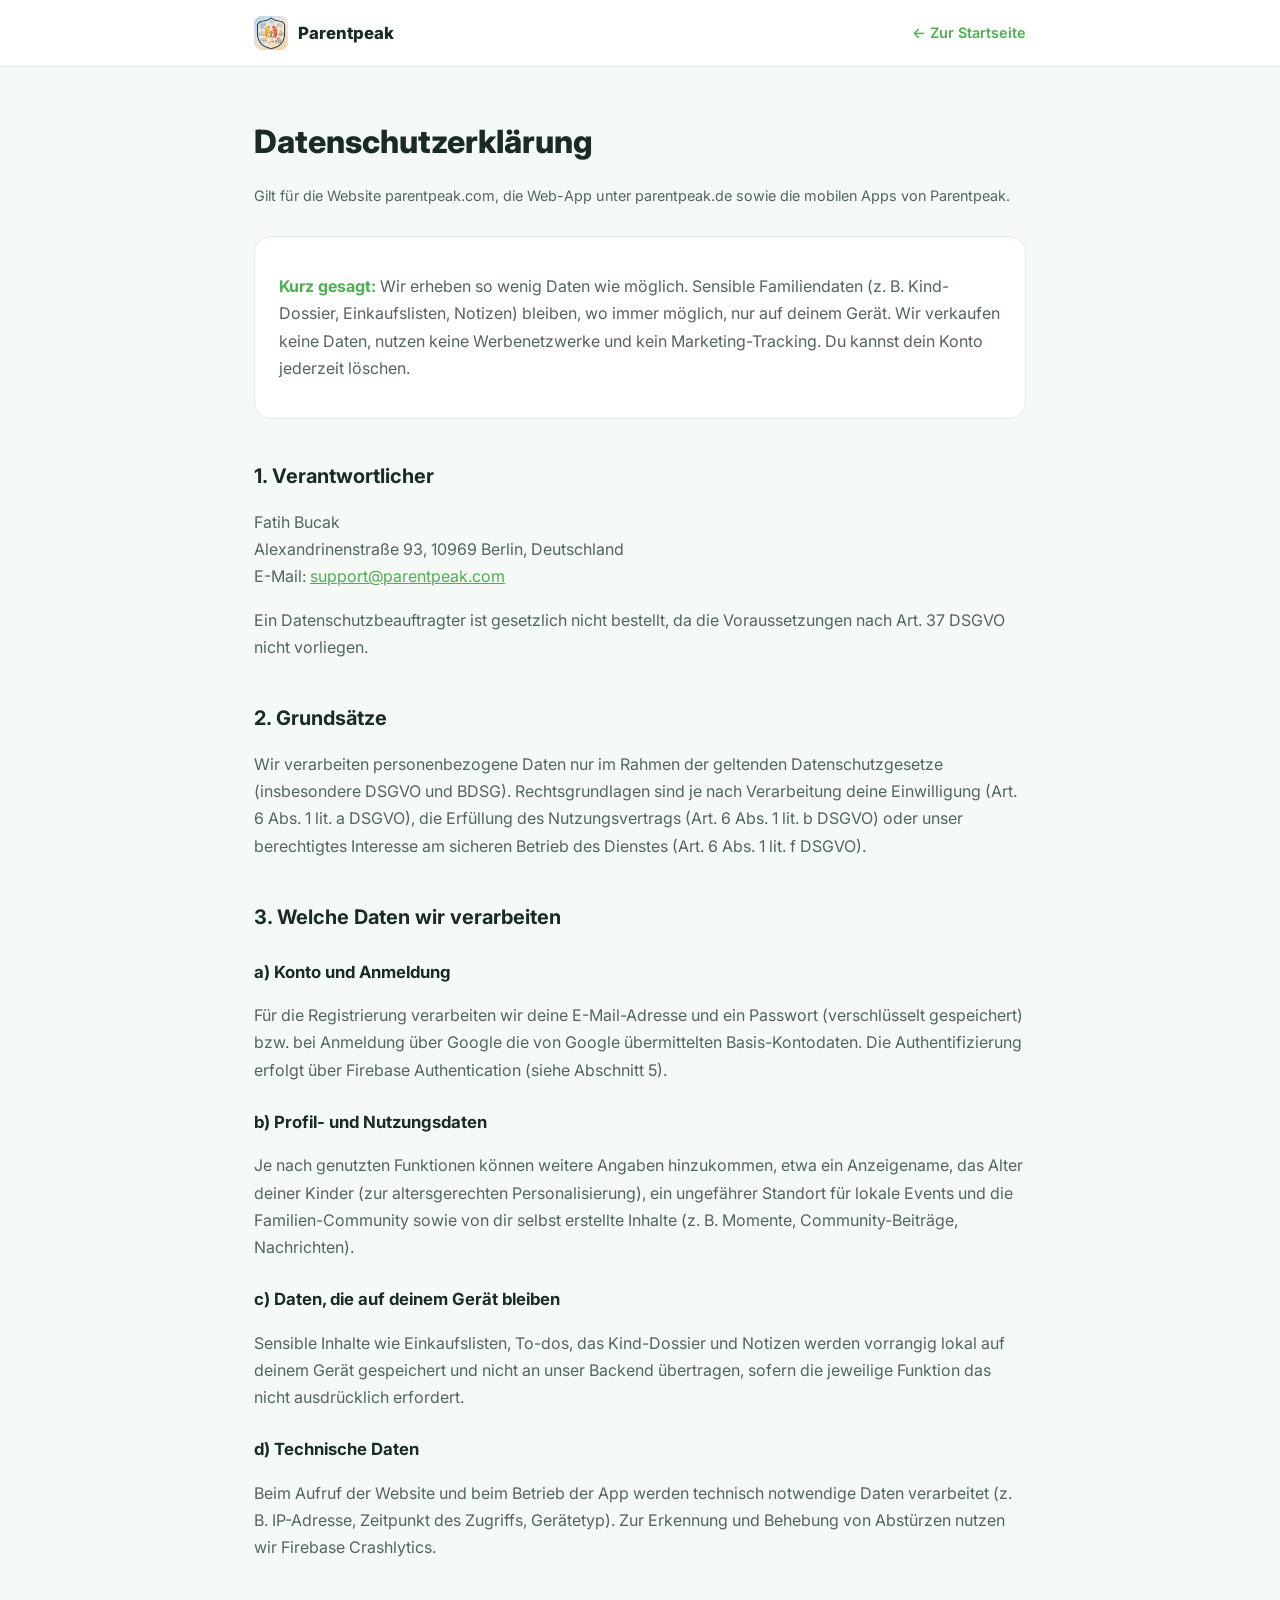
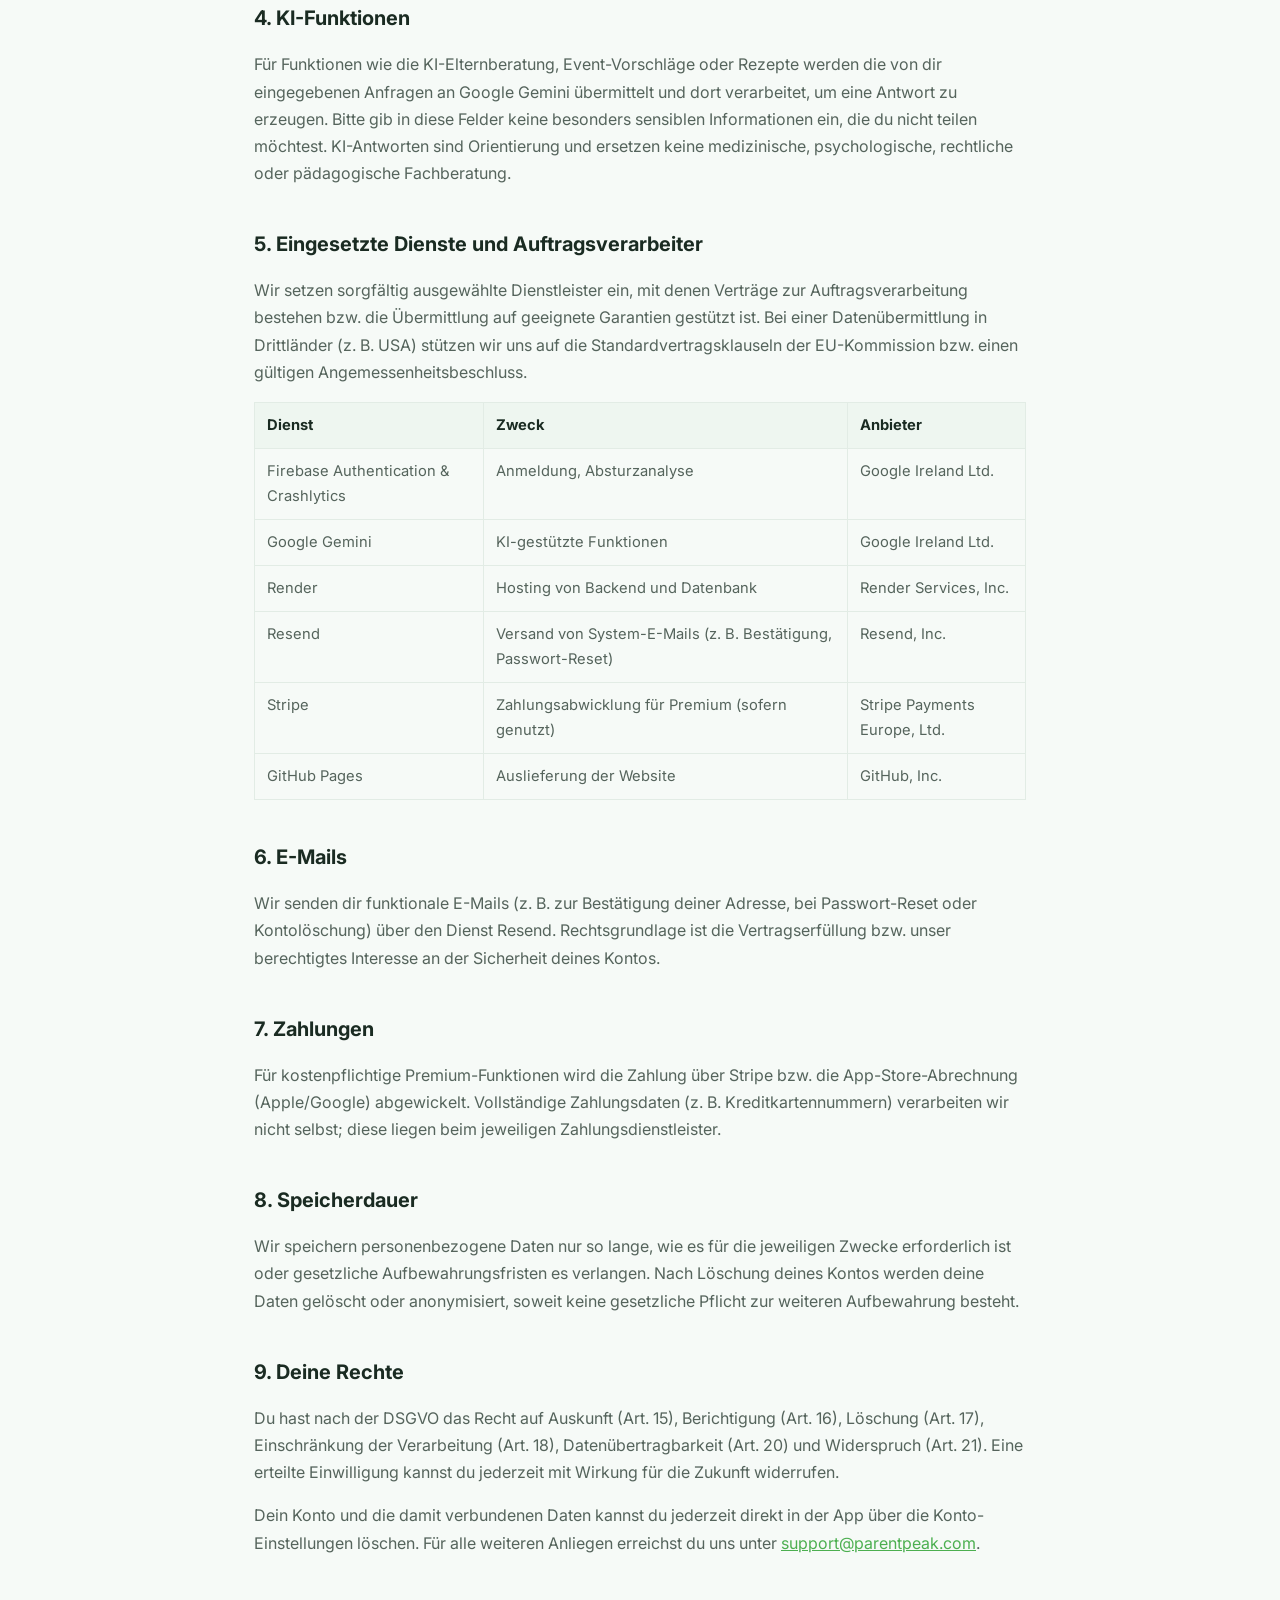
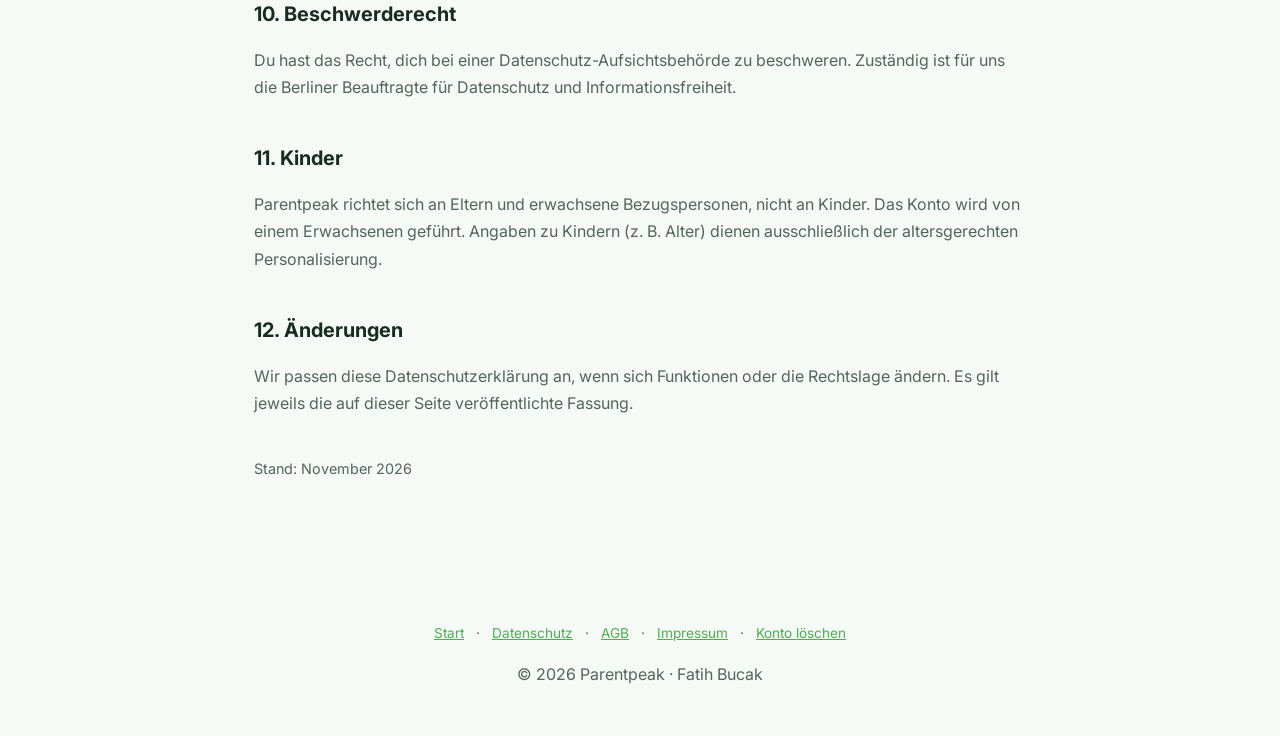
<file: privacy.html>
<!DOCTYPE html>
<html lang="de">
<head>
  <meta charset="UTF-8">
  <meta name="viewport" content="width=device-width, initial-scale=1.0">
  <meta name="theme-color" content="#4CAF50">
  <meta name="robots" content="index, follow">
  <meta name="description" content="Datenschutzerklärung von Parentpeak — wie wir mit deinen Daten umgehen.">
  <link rel="canonical" href="https://parentpeak.com/datenschutz.html">
  <link rel="icon" href="assets/app-icon.png?v=4">
  <title>Privacy Policy / Datenschutzerklärung — Parentpeak</title>
  <meta http-equiv="refresh" content="0; url=datenschutz.html">
  <script>window.location.replace('datenschutz.html');</script>
  <style>
    body { margin:0; font-family:system-ui,sans-serif; background:#f6faf7; color:#1a2b22; line-height:1.7; }
    main { max-width:640px; margin:0 auto; padding:64px 24px; text-align:center; }
    a { color:#4CAF50; font-weight:600; }
  </style>
</head>
<body>
  <main>
    <p>Du wirst zur Datenschutzerklärung weitergeleitet …</p>
    <p>You are being redirected to our Privacy Policy …</p>
    <p><a href="datenschutz.html">Zur Datenschutzerklärung / Open Privacy Policy</a></p>
  </main>
</body>
</html>
</file>
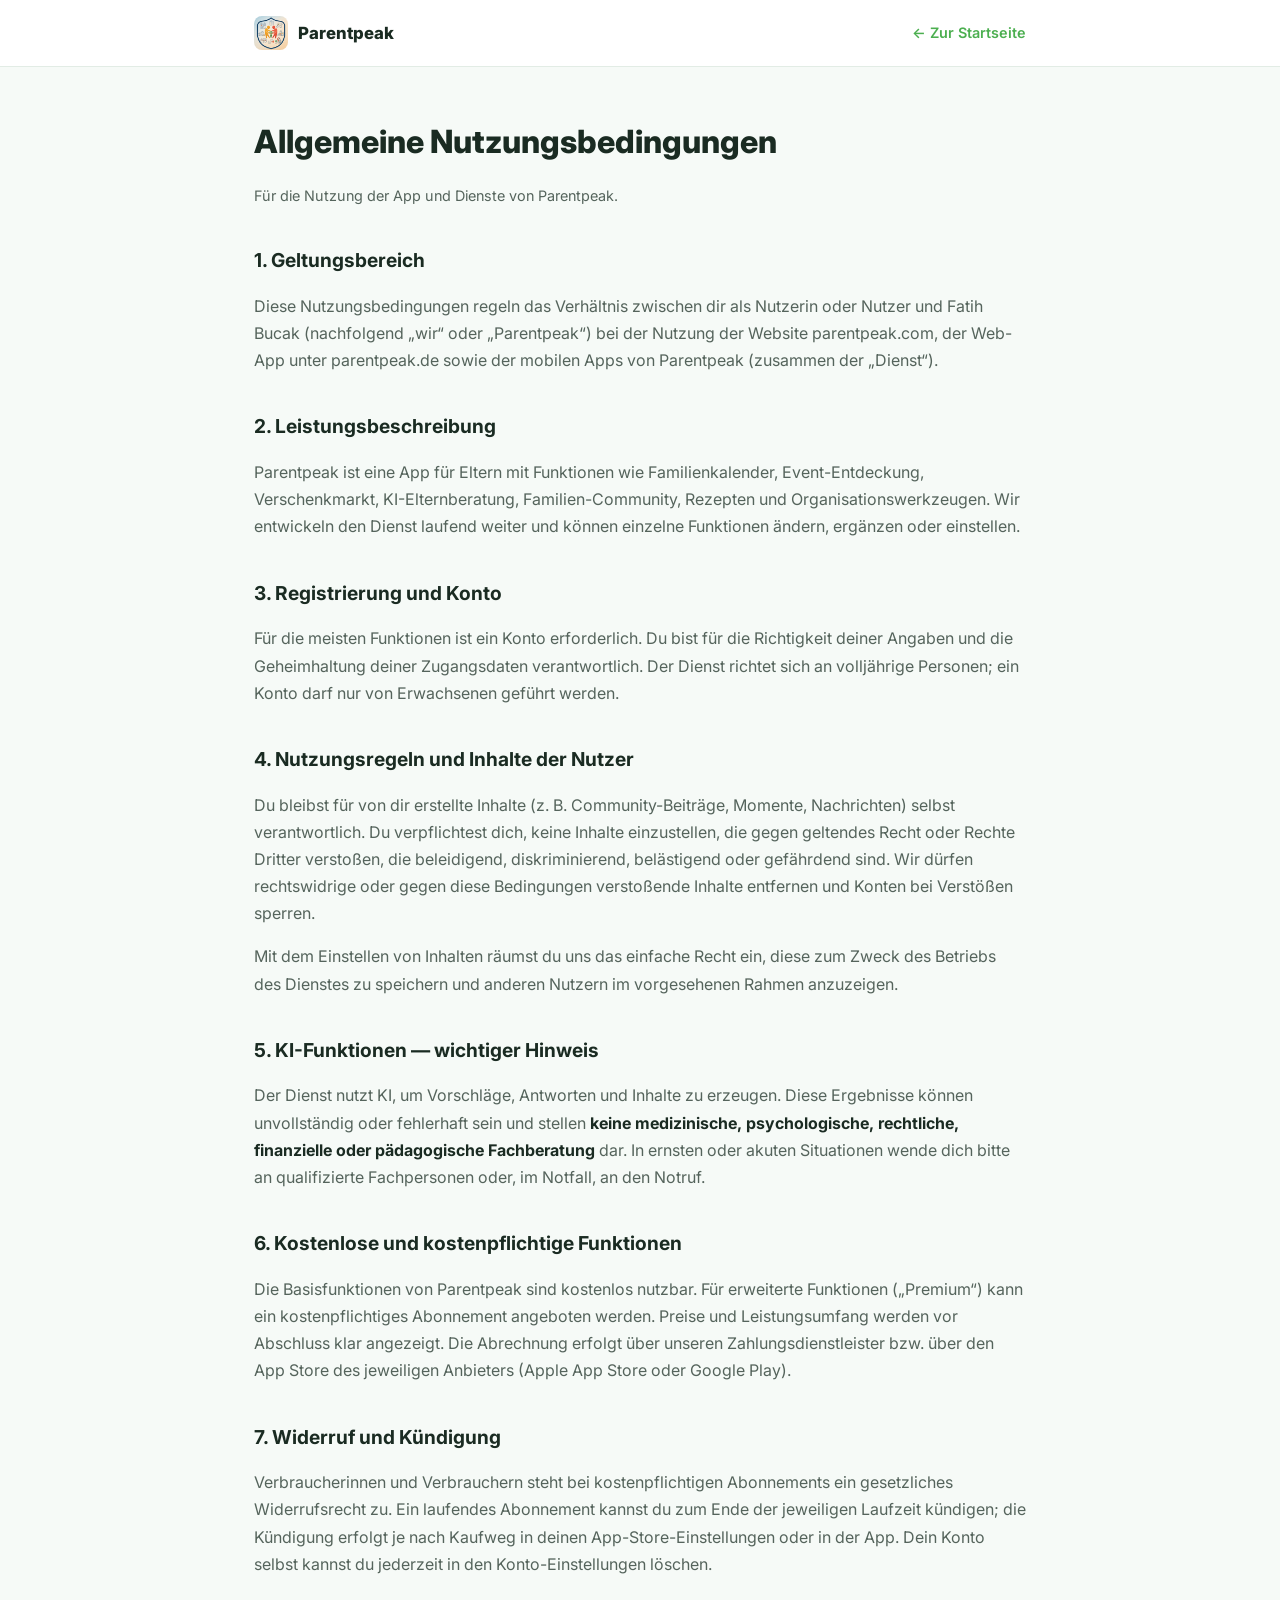
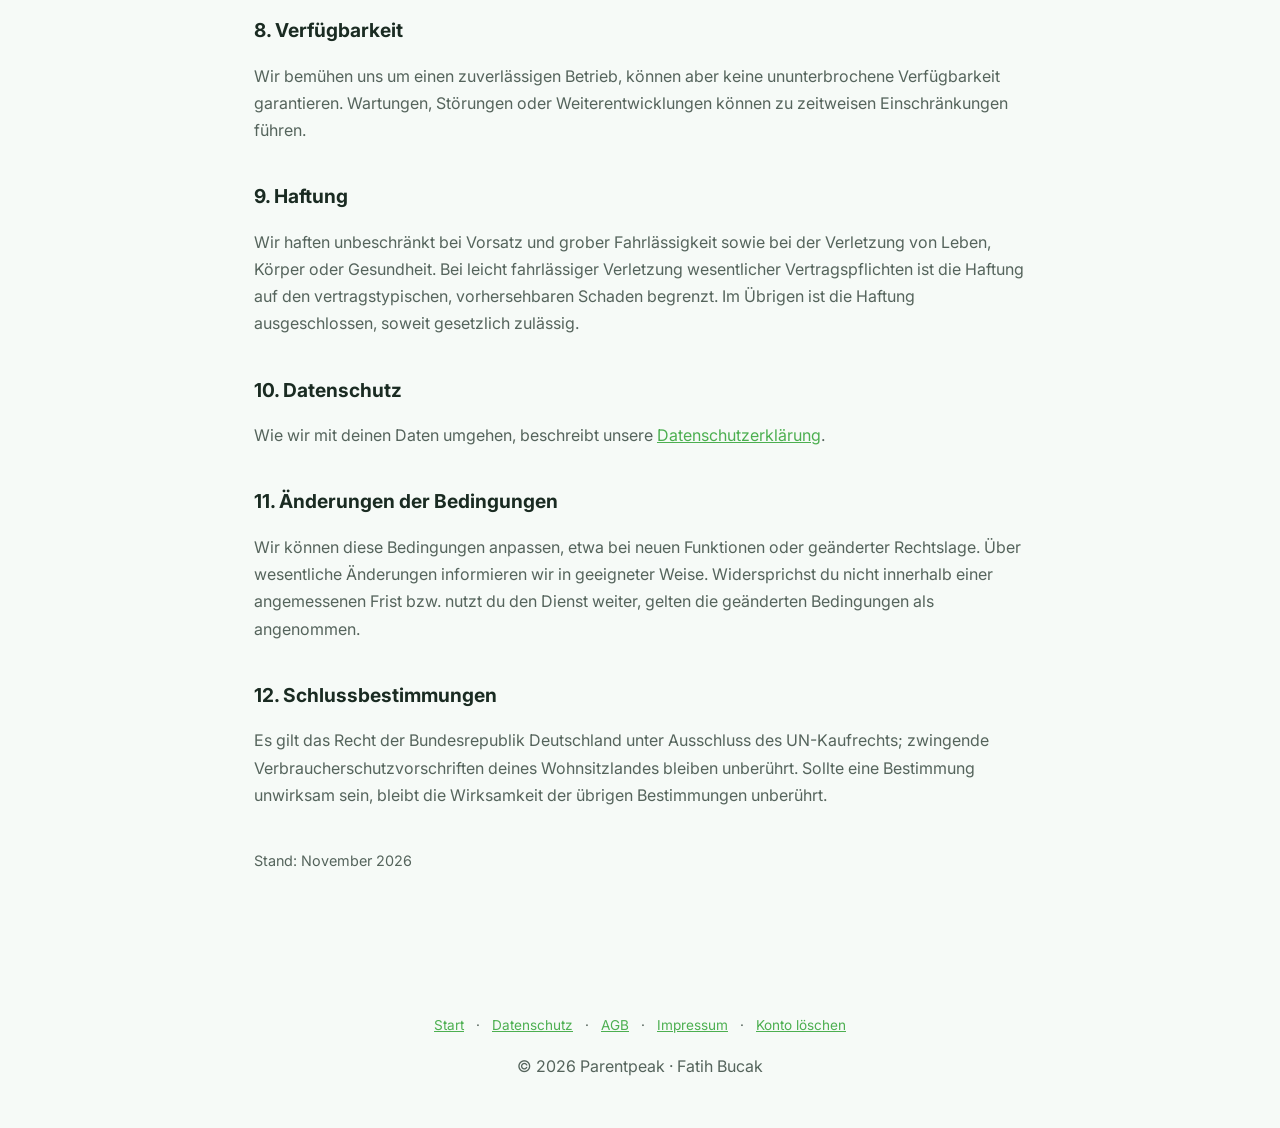
<file: terms.html>
<!DOCTYPE html>
<html lang="de">
<head>
  <meta charset="UTF-8">
  <meta name="viewport" content="width=device-width, initial-scale=1.0">
  <meta name="theme-color" content="#4CAF50">
  <meta name="robots" content="index, follow">
  <meta name="description" content="Allgemeine Geschäftsbedingungen (AGB) von Parentpeak.">
  <link rel="canonical" href="https://parentpeak.com/agb.html">
  <link rel="icon" href="assets/app-icon.png?v=4">
  <title>Terms of Service / AGB — Parentpeak</title>
  <meta http-equiv="refresh" content="0; url=agb.html">
  <script>window.location.replace('agb.html');</script>
  <style>
    body { margin:0; font-family:system-ui,sans-serif; background:#f6faf7; color:#1a2b22; line-height:1.7; }
    main { max-width:640px; margin:0 auto; padding:64px 24px; text-align:center; }
    a { color:#4CAF50; font-weight:600; }
  </style>
</head>
<body>
  <main>
    <p>Du wirst zu den Nutzungsbedingungen weitergeleitet …</p>
    <p>You are being redirected to our Terms of Service …</p>
    <p><a href="agb.html">Zu den AGB / Open Terms of Service</a></p>
  </main>
</body>
</html>
</file>
